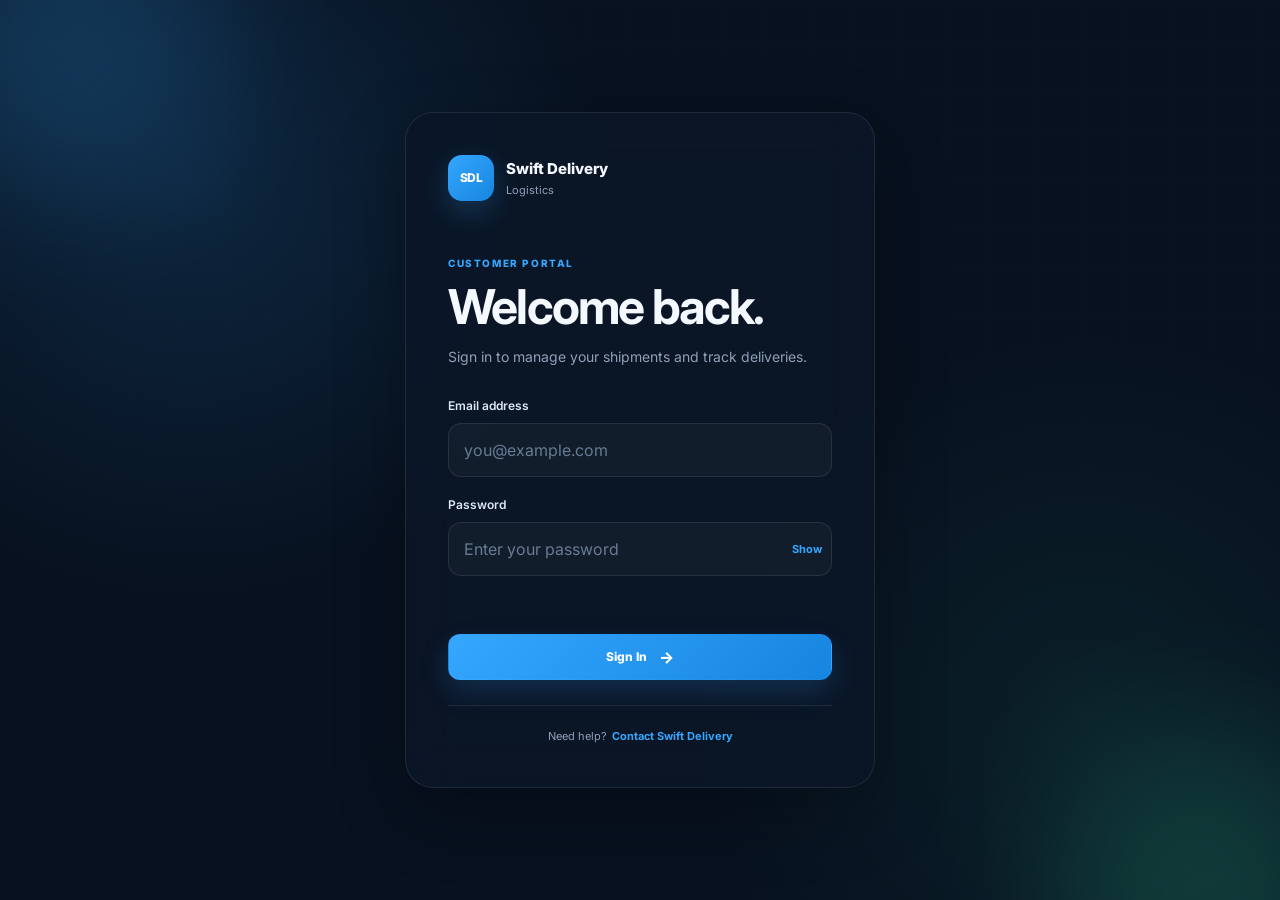
<file: customer.html>
<!DOCTYPE html>
<html lang="en">
<head>
  <meta charset="UTF-8">

  <meta
    name="viewport"
    content="width=device-width, initial-scale=1.0"
  >

  <meta
    name="description"
    content="Swift Delivery Logistics customer dashboard"
  >

  <title>Customer Dashboard | Swift Delivery Logistics</title>

  <link rel="preconnect" href="https://fonts.googleapis.com">
  <link rel="preconnect" href="https://fonts.gstatic.com" crossorigin>

  <link
    href="https://fonts.googleapis.com/css2?family=Inter:wght@400;500;600;700;800&display=swap"
    rel="stylesheet"
  >

  <link rel="stylesheet" href="customer.css">
</head>

<body>

  <!-- ================================
       LOGIN SCREEN
  ================================= -->

  <section id="customerLogin" class="login-screen">

    <div class="login-background">
      <div class="login-orb orb-one"></div>
      <div class="login-orb orb-two"></div>
      <div class="login-grid"></div>
    </div>

    <div class="login-card">

      <div class="login-brand">

        <div class="brand-mark">
          SDL
        </div>

        <div>
          <strong>Swift Delivery</strong>
          <span>Logistics</span>
        </div>

      </div>

      <div class="login-heading">

        <span class="eyebrow">
          CUSTOMER PORTAL
        </span>

        <h1>
          Welcome back.
        </h1>

        <p>
          Sign in to manage your shipments and track deliveries.
        </p>

      </div>

      <form id="customerLoginForm">

        <div class="field">

          <label for="customerEmail">
            Email address
          </label>

          <input
            type="email"
            id="customerEmail"
            name="email"
            placeholder="you@example.com"
            autocomplete="email"
            required
          >

        </div>

        <div class="field">

          <label for="customerPassword">
            Password
          </label>

          <div class="password-field">

            <input
              type="password"
              id="customerPassword"
              name="password"
              placeholder="Enter your password"
              autocomplete="current-password"
              required
            >

            <button
              type="button"
              id="togglePassword"
              class="password-toggle"
              aria-label="Show password"
            >
              Show
            </button>

          </div>

        </div>

        <div
          id="loginMessage"
          class="form-message"
          aria-live="polite"
        ></div>

        <button
          type="submit"
          class="primary-button login-button"
          id="loginButton"
        >
          <span>Sign In</span>
          <span class="button-arrow">→</span>
        </button>

      </form>

      <div class="login-footer">

        <span>Need help?</span>

        <a
          href="index.html#contact"
        >
          Contact Swift Delivery
        </a>

      </div>

    </div>

  </section>


  <!-- ================================
       CUSTOMER APPLICATION
  ================================= -->

  <div id="customerApp" class="customer-app hidden">

    <!-- MOBILE OVERLAY -->
    <div
      id="sidebarOverlay"
      class="sidebar-overlay"
    ></div>


    <!-- ================================
         SIDEBAR
    ================================= -->

    <aside id="customerSidebar" class="customer-sidebar">

      <div class="sidebar-top">

        <div class="dashboard-brand">

          <div class="brand-mark">
            SDL
          </div>

          <div class="brand-copy">
            <strong>Swift Delivery</strong>
            <span>Customer Portal</span>
          </div>

        </div>

        <button
          id="closeSidebar"
          class="mobile-close"
          aria-label="Close menu"
        >
          ×
        </button>

      </div>


      <nav class="dashboard-nav">

        <button
          class="nav-item active"
          data-section="overview"
        >
          <span class="nav-icon">⌂</span>
          <span>Overview</span>
        </button>

        <button
          class="nav-item"
          data-section="shipments"
        >
          <span class="nav-icon">▣</span>
          <span>My Shipments</span>
        </button>

        <button
          class="nav-item"
          data-section="tracking"
        >
          <span class="nav-icon">◎</span>
          <span>Track Shipment</span>
        </button>

        <button
          class="nav-item"
          data-section="quotes"
        >
          <span class="nav-icon">◇</span>
          <span>Quotes</span>
        </button>

        <button
          class="nav-item"
          data-section="account"
        >
          <span class="nav-icon">◉</span>
          <span>My Account</span>
        </button>

      </nav>


      <div class="sidebar-bottom">

        <a
          href="index.html"
          class="website-link"
        >
          <span>←</span>
          <span>Back to website</span>
        </a>

        <button
          id="logoutButton"
          class="logout-button"
        >
          <span>↪</span>
          <span>Sign Out</span>
        </button>

      </div>

    </aside>


    <!-- ================================
         MAIN CONTENT
    ================================= -->

    <main class="dashboard-main">

      <!-- TOP BAR -->

      <header class="dashboard-header">

        <div class="header-left">

          <button
            id="openSidebar"
            class="mobile-menu"
            aria-label="Open menu"
          >
            ☰
          </button>

          <div>

            <span class="header-label">
              CUSTOMER PORTAL
            </span>

            <h2 id="pageTitle">
              Overview
            </h2>

          </div>

        </div>


        <div class="header-right">

          <button
            class="notification-button"
            id="notificationButton"
            aria-label="Notifications"
          >
            <span>♢</span>
            <i></i>
          </button>

          <div class="customer-profile">

            <div
              class="profile-avatar"
              id="profileAvatar"
            >
              Y
            </div>

            <div class="profile-details">

              <strong id="headerCustomerName">
                Customer
              </strong>

              <span>
                Customer
              </span>

            </div>

          </div>

        </div>

      </header>


      <!-- ================================
           OVERVIEW
      ================================= -->

      <section
        id="section-overview"
        class="dashboard-section active-section"
      >

        <div class="welcome-card">

          <div class="welcome-content">

            <span class="eyebrow">
              SWIFT DELIVERY LOGISTICS
            </span>

            <h1>
              Welcome back,
              <span id="welcomeName">
                Customer
              </span>.
            </h1>

            <p>
              Everything you need to manage and track your deliveries
              is right here.
            </p>

          </div>

          <div class="welcome-visual">

            <div class="orbit orbit-a"></div>
            <div class="orbit orbit-b"></div>

            <div class="package-visual">
              <span>SDL</span>
            </div>

          </div>

        </div>


        <!-- STAT CARDS -->

        <div class="stats-grid">

          <article class="stat-card">

            <div class="stat-icon">
              ▣
            </div>

            <div class="stat-info">

              <span>
                Total Shipments
              </span>

              <strong id="totalShipments">
                0
              </strong>

            </div>

          </article>


          <article class="stat-card">

            <div class="stat-icon active-icon">
              ◉
            </div>

            <div class="stat-info">

              <span>
                In Transit
              </span>

              <strong id="activeShipments">
                0
              </strong>

            </div>

          </article>


          <article class="stat-card">

            <div class="stat-icon delivered-icon">
              ✓
            </div>

            <div class="stat-info">

              <span>
                Delivered
              </span>

              <strong id="deliveredShipments">
                0
              </strong>

            </div>

          </article>


          <article class="stat-card">

            <div class="stat-icon quote-icon">
              ◇
            </div>

            <div class="stat-info">

              <span>
                Active Quotes
              </span>

              <strong id="activeQuotes">
                0
              </strong>

            </div>

          </article>

        </div>


        <!-- QUICK TRACK -->

        <div class="content-grid">

          <div class="dashboard-card quick-track-card">

            <div class="card-heading">

              <div>

                <span class="card-kicker">
                  TRACKING
                </span>

                <h3>
                  Track a shipment
                </h3>

              </div>

              <span class="heading-icon">
                ◎
              </span>

            </div>

            <p>
              Enter your tracking number to see the latest shipment
              status and delivery information.
            </p>

            <form
              id="quickTrackForm"
              class="track-form"
            >

              <input
                type="text"
                id="quickTrackingNumber"
                placeholder="e.g. SDL-10001"
                autocomplete="off"
                required
              >

              <button
                type="submit"
                class="primary-button"
              >
                Track
                <span>→</span>
              </button>

            </form>

            <div
              id="quickTrackMessage"
              class="track-message"
            ></div>

          </div>


          <!-- ACCOUNT SUMMARY -->

          <div class="dashboard-card account-summary">

            <div class="card-heading">

              <div>

                <span class="card-kicker">
                  ACCOUNT
                </span>

                <h3>
                  Account details
                </h3>

              </div>

              <button
                class="text-button"
                data-section-link="account"
              >
                Manage
              </button>

            </div>

            <div class="account-row">

              <div class="mini-avatar" id="miniAvatar">
                Y
              </div>

              <div>

                <strong id="summaryName">
                  Customer
                </strong>

                <span id="summaryEmail">
                  —
                </span>

              </div>

            </div>

            <div class="account-status">

              <span class="status-dot"></span>

              <span>
                Account active
              </span>

            </div>

          </div>

        </div>


        <!-- RECENT SHIPMENTS -->

        <div class="dashboard-card">

          <div class="card-heading">

            <div>

              <span class="card-kicker">
                ACTIVITY
              </span>

              <h3>
                Recent shipments
              </h3>

            </div>

            <button
              class="text-button"
              data-section-link="shipments"
            >
              View all
            </button>

          </div>

          <div
            id="recentShipments"
            class="shipment-list"
          >

            <div class="loading-state">
              Loading shipments...
            </div>

          </div>

        </div>

      </section>


      <!-- ================================
           SHIPMENTS
      ================================= -->

      <section
        id="section-shipments"
        class="dashboard-section"
      >

        <div class="section-intro">

          <div>

            <span class="eyebrow">
              DELIVERY MANAGEMENT
            </span>

            <h1>
              My Shipments
            </h1>

            <p>
              View your shipment history and monitor current deliveries.
            </p>

          </div>

          <button
            class="secondary-button"
            data-section-link="tracking"
          >
            Track shipment
            <span>→</span>
          </button>

        </div>


        <div class="dashboard-card">

          <div class="table-toolbar">

            <div class="search-box">

              <span>⌕</span>

              <input
                type="search"
                id="shipmentSearch"
                placeholder="Search tracking number..."
              >

            </div>

            <select id="shipmentStatusFilter">

              <option value="all">
                All statuses
              </option>

              <option value="Processing">
                Processing
              </option>

              <option value="Picked Up">
                Picked Up
              </option>

              <option value="In Transit">
                In Transit
              </option>

              <option value="Out for Delivery">
                Out for Delivery
              </option>

              <option value="Delivered">
                Delivered
              </option>

            </select>

          </div>


          <div
            id="shipmentsTable"
            class="responsive-table"
          >

            <div class="loading-state">
              Loading shipments...
            </div>

          </div>

        </div>

      </section>


      <!-- ================================
           TRACKING
      ================================= -->

      <section
        id="section-tracking"
        class="dashboard-section"
      >

        <div class="section-intro">

          <div>

            <span class="eyebrow">
              LIVE TRACKING
            </span>

            <h1>
              Track Your Shipment
            </h1>

            <p>
              Enter a tracking number to view the shipment journey.
            </p>

          </div>

        </div>


        <div class="tracking-search-card">

          <form id="trackingForm">

            <div class="tracking-input">

              <span>
                ◎
              </span>

              <input
                type="text"
                id="trackingNumber"
                placeholder="Enter tracking number"
                required
              >

            </div>

            <button
              type="submit"
              class="primary-button"
              id="trackingButton"
            >
              Track Shipment
              <span>→</span>
            </button>

          </form>

          <div
            id="trackingMessage"
            class="track-message"
          ></div>

        </div>


        <!-- TRACKING RESULT -->

        <div
          id="trackingResult"
          class="tracking-result hidden"
        >

          <div class="tracking-result-header">

            <div>

              <span class="card-kicker">
                SHIPMENT
              </span>

              <h2 id="trackingResultNumber">
                SDL-00000
              </h2>

            </div>

            <span
              id="trackingResultStatus"
              class="status-badge"
            >
              Processing
            </span>

          </div>


          <div class="tracking-route">

            <div class="route-point">

              <span class="route-icon">
                ●
              </span>

              <div>

                <small>
                  FROM
                </small>

                <strong id="trackingOrigin">
                  —
                </strong>

              </div>

            </div>


            <div class="route-line">

              <span></span>
              <span></span>
              <span></span>

            </div>


            <div class="route-point">

              <span class="route-icon destination">
                ◆
              </span>

              <div>

                <small>
                  TO
                </small>

                <strong id="trackingDestination">
                  —
                </strong>

              </div>

            </div>

          </div>


          <div class="tracking-details-grid">

            <div class="detail-item">

              <span>
                Service
              </span>

              <strong id="trackingService">
                —
              </strong>

            </div>

            <div class="detail-item">

              <span>
                Package
              </span>

              <strong id="trackingPackage">
                —
              </strong>

            </div>

            <div class="detail-item">

              <span>
                Weight
              </span>

              <strong id="trackingWeight">
                —
              </strong>

            </div>

            <div class="detail-item">

              <span>
                Estimated delivery
              </span>

              <strong id="trackingDelivery">
                —
              </strong>

            </div>

          </div>


          <!-- TIMELINE -->

          <div class="tracking-timeline">

            <div class="timeline-heading">

              <span class="card-kicker">
                SHIPMENT JOURNEY
              </span>

              <h3>
                Delivery progress
              </h3>

            </div>


            <div class="timeline">

              <div
                class="timeline-item"
                data-status-step="Processing"
              >

                <div class="timeline-marker">
                  ✓
                </div>

                <div class="timeline-content">

                  <strong>
                    Processing
                  </strong>

                  <span>
                    Shipment information received.
                  </span>

                </div>

              </div>


              <div
                class="timeline-item"
                data-status-step="Picked Up"
              >

                <div class="timeline-marker">
                  ✓
                </div>

                <div class="timeline-content">

                  <strong>
                    Picked Up
                  </strong>

                  <span>
                    Package collected from sender.
                  </span>

                </div>

              </div>


              <div
                class="timeline-item"
                data-status-step="In Transit"
              >

                <div class="timeline-marker">
                  ✓
                </div>

                <div class="timeline-content">

                  <strong>
                    In Transit
                  </strong>

                  <span>
                    Shipment is moving toward its destination.
                  </span>

                </div>

              </div>


              <div
                class="timeline-item"
                data-status-step="Out for Delivery"
              >

                <div class="timeline-marker">
                  ✓
                </div>

                <div class="timeline-content">

                  <strong>
                    Out for Delivery
                  </strong>

                  <span>
                    Shipment is with the delivery team.
                  </span>

                </div>

              </div>


              <div
                class="timeline-item"
                data-status-step="Delivered"
              >

                <div class="timeline-marker">
                  ✓
                </div>

                <div class="timeline-content">

                  <strong>
                    Delivered
                  </strong>

                  <span>
                    Shipment successfully delivered.
                  </span>

                </div>

              </div>

            </div>

          </div>

        </div>

      </section>


      <!-- ================================
           QUOTES
      ================================= -->

      <section
        id="section-quotes"
        class="dashboard-section"
      >

        <div class="section-intro">

          <div>

            <span class="eyebrow">
              QUOTE HISTORY
            </span>

            <h1>
              My Quotes
            </h1>

            <p>
              Review quote requests submitted to Swift Delivery Logistics.
            </p>

          </div>

          <a
            href="index.html#quote"
            class="secondary-button"
          >
            Request a Quote
            <span>→</span>
          </a>

        </div>


        <div class="dashboard-card">

          <div
            id="quotesList"
            class="quote-list"
          >

            <div class="loading-state">
              Loading quotes...
            </div>

          </div>

        </div>

      </section>


      <!-- ================================
           ACCOUNT
      ================================= -->

      <section
        id="section-account"
        class="dashboard-section"
      >

        <div class="section-intro">

          <div>

            <span class="eyebrow">
              ACCOUNT SETTINGS
            </span>

            <h1>
              My Account
            </h1>

            <p>
              Manage your customer account information.
            </p>

          </div>

        </div>


        <div class="account-grid">

          <!-- PROFILE -->

          <div class="dashboard-card">

            <div class="card-heading">

              <div>

                <span class="card-kicker">
                  PROFILE
                </span>

                <h3>
                  Personal information
                </h3>

              </div>

            </div>


            <form id="profileForm">

              <div class="field">

                <label for="accountName">
                  Full name
                </label>

                <input
                  type="text"
                  id="accountName"
                  disabled
                >

              </div>


              <div class="field">

                <label for="accountEmail">
                  Email address
                </label>

                <input
                  type="email"
                  id="accountEmail"
                  disabled
                >

              </div>


              <div class="field">

                <label for="accountPhone">
                  Phone number
                </label>

                <input
                  type="tel"
                  id="accountPhone"
                  placeholder="Not provided"
                  disabled
                >

              </div>


              <div class="field">

                <label for="accountAddress">
                  Address
                </label>

                <textarea
                  id="accountAddress"
                  rows="3"
                  placeholder="Not provided"
                  disabled
                ></textarea>

              </div>

            </form>

          </div>


          <!-- SUPPORT -->

          <div class="dashboard-card support-card">

            <div class="support-icon">
              ?
            </div>

            <span class="card-kicker">
              NEED ASSISTANCE?
            </span>

            <h3>
              We're here to help.
            </h3>

            <p>
              Have a question about your shipment, delivery,
              payment or account?
            </p>

            <a
              href="index.html#contact"
              class="primary-button"
            >
              Contact Support
              <span>→</span>
            </a>

          </div>

        </div>

      </section>


      <!-- ================================
           FOOTER
      ================================= -->

      <footer class="dashboard-footer">

        <span>
          © <span id="currentYear"></span>
          Swift Delivery Logistics.
        </span>

        <span>
          Fast • Reliable • Worldwide
        </span>

      </footer>

    </main>

  </div>


  <!-- ================================
       NOTIFICATION PANEL
  ================================= -->

  <div
    id="notificationPanel"
    class="notification-panel hidden"
  >

    <div class="notification-header">

      <strong>
        Notifications
      </strong>

      <button id="closeNotifications">
        ×
      </button>

    </div>

    <div
      id="notificationsList"
      class="notifications-list"
    >

      <div class="empty-state">
        No new notifications.
      </div>

    </div>

  </div>


  <script src="customer.js"></script>

</body>
</html>
</file>
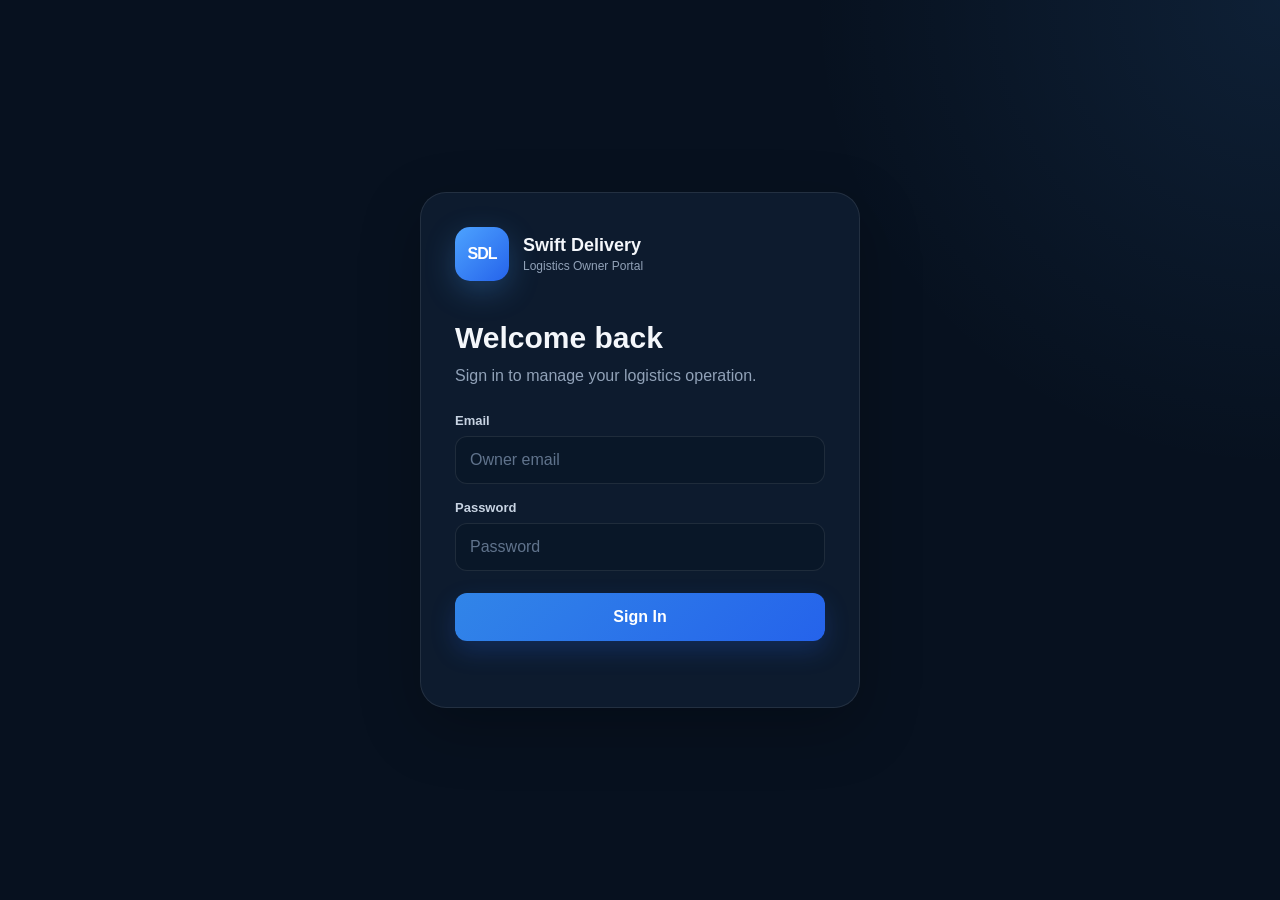
<file: owner.html>
<!DOCTYPE html>
<html lang="en">
<head>
  <meta charset="UTF-8">
  <meta name="viewport" content="width=device-width, initial-scale=1.0">

  <title>Owner Dashboard | Swift Delivery Logistics</title>

  <link rel="stylesheet" href="owner.css">
</head>

<body>

  <!-- LOGIN SCREEN -->
  <section id="loginScreen" class="login-screen">

    <div class="login-card">

      <div class="brand">
        <div class="brand-mark">SDL</div>

        <div>
          <h1>Swift Delivery</h1>
          <p>Logistics Owner Portal</p>
        </div>
      </div>

      <div class="login-heading">
        <h2>Welcome back</h2>
        <p>Sign in to manage your logistics operation.</p>
      </div>

      <form id="loginForm">

        <label for="loginEmail">Email</label>
        <input
          id="loginEmail"
          type="email"
          placeholder="Owner email"
          autocomplete="email"
          required
        >

        <label for="loginPassword">Password</label>
        <input
          id="loginPassword"
          type="password"
          placeholder="Password"
          autocomplete="current-password"
          required
        >

        <button type="submit" class="primary-btn">
          Sign In
        </button>

        <p id="loginMessage" class="form-message"></p>

      </form>

    </div>

  </section>


  <!-- DASHBOARD -->
  <div id="dashboardApp" class="dashboard-app hidden">

    <!-- SIDEBAR -->
    <aside class="sidebar">

      <div class="sidebar-brand">

        <div class="brand-mark">SDL</div>

        <div>
          <strong>Swift Delivery</strong>
          <span>Owner Portal</span>
        </div>

      </div>

      <nav class="sidebar-nav">

        <button class="nav-item active" data-section="overview">
          <span>⌂</span>
          Overview
        </button>

        <button class="nav-item" data-section="shipments">
          <span>📦</span>
          Shipments
        </button>

        <button class="nav-item" data-section="bookings">
          <span>📋</span>
          Bookings
        </button>

        <button class="nav-item" data-section="quotes">
          <span>💰</span>
          Quotes
        </button>

        <button class="nav-item" data-section="messages">
          <span>✉</span>
          Messages
        </button>

        <button class="nav-item" data-section="customers">
          <span>👥</span>
          Customers
        </button>

        <button class="nav-item" data-section="settings">
          <span>⚙</span>
          Settings
        </button>

      </nav>

      <button id="logoutButton" class="logout-button">
        Logout
      </button>

    </aside>


    <!-- MAIN -->
    <main class="main-content">

      <!-- TOP BAR -->
      <header class="topbar">

        <button id="mobileMenuButton" class="mobile-menu">
          ☰
        </button>

        <div>
          <p class="eyebrow">OWNER PORTAL</p>
          <h1 id="pageTitle">Overview</h1>
        </div>

        <div class="owner-profile">
          <div class="owner-avatar">Y</div>

          <div>
            <strong id="ownerName">Yoryor</strong>
            <span>Administrator</span>
          </div>
        </div>

      </header>


      <!-- OVERVIEW -->
      <section id="overviewSection" class="dashboard-section active-section">

        <div class="welcome-card">

          <div>
            <p class="eyebrow">SWIFT DELIVERY LOGISTICS</p>

            <h2>
              Welcome back,
              <span id="welcomeName">Yoryor</span>.
            </h2>

            <p>
              Manage shipments, customers, bookings, quotes and
              messages from one central dashboard.
            </p>
          </div>

          <button class="primary-btn" data-open-section="shipments">
            Manage Shipments
          </button>

        </div>


        <div class="stats-grid">

          <div class="stat-card">
            <span>Total Shipments</span>
            <strong id="totalShipments">0</strong>
          </div>

          <div class="stat-card">
            <span>In Transit</span>
            <strong id="inTransit">0</strong>
          </div>

          <div class="stat-card">
            <span>Out for Delivery</span>
            <strong id="outForDelivery">0</strong>
          </div>

          <div class="stat-card">
            <span>Delivered</span>
            <strong id="delivered">0</strong>
          </div>

        </div>


        <div class="dashboard-grid">

          <div class="panel">

            <div class="panel-heading">
              <div>
                <p class="eyebrow">ACTIVITY</p>
                <h3>Recent Shipments</h3>
              </div>

              <button
                class="text-button"
                data-open-section="shipments"
              >
                View all
              </button>
            </div>

            <div id="recentShipments" class="table-wrapper">
              <div class="empty-state">
                No shipments yet.
              </div>
            </div>

          </div>


          <div class="panel">

            <div class="panel-heading">
              <div>
                <p class="eyebrow">SYSTEM</p>
                <h3>Quick Actions</h3>
              </div>
            </div>

            <div class="quick-actions">

              <button data-open-section="shipments">
                📦 Create Shipment
              </button>

              <button data-open-section="bookings">
                📋 View Bookings
              </button>

              <button data-open-section="quotes">
                💰 Review Quotes
              </button>

              <button data-open-section="messages">
                ✉ Read Messages
              </button>

            </div>

          </div>

        </div>

      </section>


      <!-- SHIPMENTS -->
      <section id="shipmentsSection" class="dashboard-section">

        <div class="section-heading">

          <div>
            <p class="eyebrow">OPERATIONS</p>
            <h2>Shipments</h2>
            <p>Create and manage customer shipments.</p>
          </div>

          <button id="newShipmentButton" class="primary-btn">
            + New Shipment
          </button>

        </div>


        <div class="panel">

          <div class="search-row">

            <input
              id="shipmentSearch"
              type="search"
              placeholder="Search tracking number, customer..."
            >

            <select id="shipmentStatusFilter">
              <option value="">All statuses</option>
              <option value="Processing">Processing</option>
              <option value="In Transit">In Transit</option>
              <option value="Out for Delivery">Out for Delivery</option>
              <option value="Delivered">Delivered</option>
              <option value="Cancelled">Cancelled</option>
            </select>

          </div>

          <div id="shipmentsTable" class="table-wrapper">
            <div class="empty-state">
              Loading shipments...
            </div>
          </div>

        </div>

      </section>


      <!-- BOOKINGS -->
      <section id="bookingsSection" class="dashboard-section">

        <div class="section-heading">
          <div>
            <p class="eyebrow">REQUESTS</p>
            <h2>Bookings</h2>
            <p>Manage shipment booking requests.</p>
          </div>
        </div>

        <div class="panel">

          <div id="bookingsTable" class="table-wrapper">
            <div class="empty-state">
              Loading bookings...
            </div>
          </div>

        </div>

      </section>


      <!-- QUOTES -->
      <section id="quotesSection" class="dashboard-section">

        <div class="section-heading">
          <div>
            <p class="eyebrow">PRICING</p>
            <h2>Quote Requests</h2>
            <p>Review customer quote requests.</p>
          </div>
        </div>

        <div class="panel">

          <div id="quotesTable" class="table-wrapper">
            <div class="empty-state">
              Loading quotes...
            </div>
          </div>

        </div>

      </section>


      <!-- MESSAGES -->
      <section id="messagesSection" class="dashboard-section">

        <div class="section-heading">
          <div>
            <p class="eyebrow">INBOX</p>
            <h2>Messages</h2>
            <p>Messages received from customers.</p>
          </div>
        </div>

        <div class="panel">

          <div id="messagesTable" class="table-wrapper">
            <div class="empty-state">
              Loading messages...
            </div>
          </div>

        </div>

      </section>


      <!-- CUSTOMERS -->
      <section id="customersSection" class="dashboard-section">

        <div class="section-heading">
          <div>
            <p class="eyebrow">CUSTOMER MANAGEMENT</p>
            <h2>Customers</h2>
            <p>View customers stored in your logistics system.</p>
          </div>
        </div>

        <div class="panel">

          <div id="customersTable" class="table-wrapper">
            <div class="empty-state">
              Loading customers...
            </div>
          </div>

        </div>

      </section>


      <!-- SETTINGS -->
      <section id="settingsSection" class="dashboard-section">

        <div class="section-heading">
          <div>
            <p class="eyebrow">ACCOUNT</p>
            <h2>Settings</h2>
            <p>Manage your Owner account.</p>
          </div>
        </div>

        <div class="settings-grid">

          <div class="panel">

            <h3>Owner Profile</h3>

            <form id="profileForm">

              <label>Name</label>

              <input
                id="profileName"
                type="text"
                required
              >

              <label>Email</label>

              <input
                id="profileEmail"
                type="email"
                required
              >

              <button class="primary-btn" type="submit">
                Save Profile
              </button>

              <p id="profileMessage" class="form-message"></p>

            </form>

          </div>


          <div class="panel">

            <h3>Change Password</h3>

            <form id="passwordForm">

              <label>Current Password</label>

              <input
                id="currentPassword"
                type="password"
                required
              >

              <label>New Password</label>

              <input
                id="newPassword"
                type="password"
                minlength="8"
                required
              >

              <label>Confirm New Password</label>

              <input
                id="confirmPassword"
                type="password"
                minlength="8"
                required
              >

              <button class="primary-btn" type="submit">
                Change Password
              </button>

              <p id="passwordMessage" class="form-message"></p>

            </form>

          </div>

        </div>

      </section>

    </main>

  </div>


  <!-- NEW SHIPMENT MODAL -->
  <div id="shipmentModal" class="modal hidden">

    <div class="modal-card">

      <div class="modal-heading">

        <div>
          <p class="eyebrow">NEW RECORD</p>
          <h2>Create Shipment</h2>
        </div>

        <button id="closeShipmentModal" class="close-button">
          ×
        </button>

      </div>


      <form id="shipmentForm" class="shipment-form">

        <div class="form-grid">

          <div>
            <label>Customer Name</label>
            <input id="shipmentCustomerName" required>
          </div>

          <div>
            <label>Customer Email</label>
            <input id="shipmentCustomerEmail" type="email">
          </div>

          <div>
            <label>Customer Phone</label>
            <input id="shipmentCustomerPhone">
          </div>

          <div>
            <label>Sender Name</label>
            <input id="shipmentSenderName">
          </div>

          <div>
            <label>Pickup Address</label>
            <input id="shipmentPickupAddress">
          </div>

          <div>
            <label>Recipient Name</label>
            <input id="shipmentRecipientName">
          </div>

          <div>
            <label>Destination Address</label>
            <input id="shipmentDestinationAddress">
          </div>

          <div>
            <label>Package Type</label>

            <select id="shipmentPackageType">
              <option value="Parcel">Parcel</option>
              <option value="Document">Document</option>
              <option value="Box">Box</option>
              <option value="Cargo">Cargo</option>
              <option value="Other">Other</option>
            </select>

          </div>

          <div>
            <label>Weight (kg)</label>
            <input id="shipmentWeight" type="number" step="0.01">
          </div>

          <div>
            <label>Service Type</label>

            <select id="shipmentServiceType">
              <option value="Same-Day Delivery">Same-Day Delivery</option>
              <option value="Express Courier">Express Courier</option>
              <option value="Door-to-Door Delivery">Door-to-Door Delivery</option>
              <option value="Interstate Shipping">Interstate Shipping</option>
              <option value="International Shipping">International Shipping</option>
            </select>

          </div>

          <div>
            <label>Price</label>
            <input id="shipmentPrice" type="number" step="0.01">
          </div>

          <div>
            <label>Pickup Date</label>
            <input id="shipmentPickupDate" type="date">
          </div>

          <div>
            <label>Estimated Delivery</label>
            <input id="shipmentEstimatedDelivery" type="date">
          </div>

        </div>

        <p id="shipmentMessage" class="form-message"></p>

        <button type="submit" class="primary-btn full-btn">
          Create Shipment
        </button>

      </form>

    </div>

  </div>


  <script src="owner.js"></script>

</body>
</html>
</file>
<file: customer.css>
/* =========================================
   SWIFT DELIVERY LOGISTICS
   CUSTOMER DASHBOARD
========================================= */

:root {
  --bg: #07111f;
  --bg-soft: #0b1728;
  --panel: #0e1c2f;
  --panel-2: #12233a;
  --border: rgba(255,255,255,.09);
  --border-light: rgba(255,255,255,.14);

  --text: #f4f8ff;
  --muted: #8fa1b8;
  --muted-2: #687b94;

  --primary: #35a7ff;
  --primary-2: #1685df;

  --success: #35d39a;
  --warning: #f5b94c;
  --danger: #ff6678;

  --shadow: 0 24px 70px rgba(0,0,0,.28);

  --radius: 20px;
  --radius-sm: 13px;

  --sidebar-width: 260px;
}


/* =========================================
   RESET
========================================= */

* {
  margin: 0;
  padding: 0;
  box-sizing: border-box;
}

html {
  scroll-behavior: smooth;
}

body {
  min-height: 100vh;
  font-family: "Inter", sans-serif;
  background: var(--bg);
  color: var(--text);
  line-height: 1.5;
}

button,
input,
textarea,
select {
  font: inherit;
}

button,
a {
  -webkit-tap-highlight-color: transparent;
}

button {
  cursor: pointer;
}

a {
  color: inherit;
  text-decoration: none;
}

.hidden {
  display: none !important;
}


/* =========================================
   LOGIN
========================================= */

.login-screen {
  min-height: 100vh;
  min-height: 100dvh;
  display: flex;
  align-items: center;
  justify-content: center;
  padding: 30px 18px;
  position: relative;
  overflow: hidden;
  background:
    radial-gradient(circle at 15% 20%, rgba(53,167,255,.14), transparent 32%),
    radial-gradient(circle at 85% 80%, rgba(53,211,154,.08), transparent 30%),
    var(--bg);
}

.login-background {
  position: absolute;
  inset: 0;
  overflow: hidden;
  pointer-events: none;
}

.login-grid {
  position: absolute;
  inset: 0;
  opacity: .22;
  background-image:
    linear-gradient(rgba(255,255,255,.035) 1px, transparent 1px),
    linear-gradient(90deg, rgba(255,255,255,.035) 1px, transparent 1px);
  background-size: 45px 45px;
  mask-image: linear-gradient(to bottom, black, transparent);
}

.login-orb {
  position: absolute;
  width: 320px;
  height: 320px;
  border-radius: 50%;
  filter: blur(70px);
  opacity: .18;
}

.orb-one {
  top: -130px;
  left: -100px;
  background: var(--primary);
}

.orb-two {
  bottom: -160px;
  right: -90px;
  background: var(--success);
}

.login-card {
  width: min(100%, 470px);
  position: relative;
  z-index: 2;
  padding: 42px;
  border: 1px solid var(--border);
  border-radius: 28px;
  background: rgba(11,23,40,.82);
  backdrop-filter: blur(24px);
  box-shadow: var(--shadow);
}

.login-brand,
.dashboard-brand {
  display: flex;
  align-items: center;
  gap: 12px;
}

.brand-mark {
  width: 46px;
  height: 46px;
  border-radius: 14px;
  display: grid;
  place-items: center;
  font-size: 12px;
  font-weight: 800;
  letter-spacing: -.5px;
  color: white;
  background: linear-gradient(135deg, var(--primary), var(--primary-2));
  box-shadow: 0 10px 28px rgba(53,167,255,.22);
}

.login-brand strong,
.dashboard-brand strong {
  display: block;
  font-size: 15px;
  font-weight: 800;
}

.login-brand span,
.dashboard-brand span {
  display: block;
  color: var(--muted);
  font-size: 11px;
  margin-top: 2px;
}

.login-heading {
  margin: 48px 0 28px;
}

.eyebrow,
.header-label,
.card-kicker {
  color: var(--primary);
  font-size: 10px;
  font-weight: 800;
  letter-spacing: .16em;
}

.login-heading h1 {
  font-size: clamp(34px, 8vw, 48px);
  line-height: 1;
  letter-spacing: -1.8px;
  margin: 10px 0 14px;
}

.login-heading p {
  color: var(--muted);
  font-size: 14px;
  line-height: 1.7;
}


/* =========================================
   FORM ELEMENTS
========================================= */

.field {
  margin-bottom: 19px;
}

.field label {
  display: block;
  color: #dce7f5;
  font-size: 12px;
  font-weight: 600;
  margin-bottom: 8px;
}

.field input,
.field textarea,
.search-box input,
.table-toolbar select,
.tracking-input input {
  width: 100%;
  border: 1px solid var(--border);
  outline: none;
  color: var(--text);
  background: rgba(255,255,255,.035);
  border-radius: var(--radius-sm);
  padding: 14px 15px;
  transition: .2s ease;
}

.field input,
.field textarea {
  resize: vertical;
}

.field input::placeholder,
.field textarea::placeholder,
.search-box input::placeholder,
.tracking-input input::placeholder {
  color: var(--muted-2);
}

.field input:focus,
.field textarea:focus,
.search-box input:focus,
.table-toolbar select:focus,
.tracking-input input:focus {
  border-color: rgba(53,167,255,.65);
  box-shadow: 0 0 0 4px rgba(53,167,255,.08);
}

.password-field {
  position: relative;
}

.password-field input {
  padding-right: 70px;
}

.password-toggle {
  position: absolute;
  top: 50%;
  right: 10px;
  transform: translateY(-50%);
  border: 0;
  background: transparent;
  color: var(--primary);
  font-size: 11px;
  font-weight: 700;
}

.form-message,
.track-message {
  min-height: 20px;
  margin: 8px 0 14px;
  font-size: 12px;
  color: var(--muted);
}

.form-message.error,
.track-message.error {
  color: var(--danger);
}

.form-message.success,
.track-message.success {
  color: var(--success);
}


/* =========================================
   BUTTONS
========================================= */

.primary-button,
.secondary-button {
  min-height: 46px;
  display: inline-flex;
  align-items: center;
  justify-content: center;
  gap: 12px;
  padding: 0 18px;
  border-radius: 12px;
  border: 1px solid transparent;
  font-size: 12px;
  font-weight: 800;
  transition: transform .2s ease, box-shadow .2s ease, background .2s ease;
}

.primary-button {
  color: white;
  background: linear-gradient(135deg, var(--primary), var(--primary-2));
  box-shadow: 0 12px 28px rgba(53,167,255,.18);
}

.primary-button:hover {
  transform: translateY(-2px);
  box-shadow: 0 17px 35px rgba(53,167,255,.25);
}

.secondary-button {
  color: #dbeeff;
  border-color: var(--border-light);
  background: rgba(255,255,255,.035);
}

.secondary-button:hover {
  border-color: rgba(53,167,255,.4);
  background: rgba(53,167,255,.08);
}

.login-button {
  width: 100%;
  margin-top: 5px;
}

.button-arrow {
  font-size: 16px;
}

.login-footer {
  margin-top: 25px;
  padding-top: 22px;
  border-top: 1px solid var(--border);
  display: flex;
  justify-content: center;
  gap: 5px;
  flex-wrap: wrap;
  color: var(--muted);
  font-size: 11px;
}

.login-footer a {
  color: var(--primary);
  font-weight: 700;
}


/* =========================================
   APPLICATION
========================================= */

.customer-app {
  min-height: 100vh;
  min-height: 100dvh;
  background:
    radial-gradient(circle at 80% 0%, rgba(53,167,255,.045), transparent 30%),
    var(--bg);
}


/* =========================================
   SIDEBAR
========================================= */

.customer-sidebar {
  width: var(--sidebar-width);
  position: fixed;
  top: 0;
  left: 0;
  bottom: 0;
  z-index: 100;
  display: flex;
  flex-direction: column;
  padding: 24px 16px;
  border-right: 1px solid var(--border);
  background: rgba(7,17,31,.92);
  backdrop-filter: blur(22px);
}

.sidebar-top {
  display: flex;
  align-items: center;
  justify-content: space-between;
  padding: 0 10px 30px;
}

.dashboard-brand {
  gap: 11px;
}

.dashboard-brand .brand-mark {
  width: 40px;
  height: 40px;
  border-radius: 12px;
}

.dashboard-nav {
  display: flex;
  flex-direction: column;
  gap: 5px;
}

.nav-item {
  width: 100%;
  height: 48px;
  border: 0;
  border-radius: 12px;
  display: flex;
  align-items: center;
  gap: 13px;
  padding: 0 13px;
  text-align: left;
  color: var(--muted);
  background: transparent;
  font-size: 12px;
  font-weight: 600;
  transition: .2s ease;
}

.nav-item:hover {
  color: var(--text);
  background: rgba(255,255,255,.04);
}

.nav-item.active {
  color: white;
  background: linear-gradient(
    90deg,
    rgba(53,167,255,.17),
    rgba(53,167,255,.05)
  );
  border: 1px solid rgba(53,167,255,.13);
}

.nav-icon {
  width: 25px;
  text-align: center;
  font-size: 17px;
}

.sidebar-bottom {
  margin-top: auto;
  display: flex;
  flex-direction: column;
  gap: 7px;
}

.website-link,
.logout-button {
  height: 43px;
  display: flex;
  align-items: center;
  gap: 11px;
  padding: 0 13px;
  border-radius: 11px;
  border: 0;
  color: var(--muted);
  background: transparent;
  font-size: 11px;
  font-weight: 600;
}

.website-link:hover,
.logout-button:hover {
  color: white;
  background: rgba(255,255,255,.04);
}

.logout-button {
  color: #ff8b98;
}

.mobile-close,
.mobile-menu {
  display: none;
}


/* =========================================
   MAIN
========================================= */

.dashboard-main {
  min-height: 100vh;
  margin-left: var(--sidebar-width);
  padding: 0 38px;
}

.dashboard-header {
  min-height: 88px;
  display: flex;
  align-items: center;
  justify-content: space-between;
  border-bottom: 1px solid var(--border);
}

.header-left,
.header-right {
  display: flex;
  align-items: center;
}

.header-left {
  gap: 14px;
}

.header-label {
  display: block;
  color: var(--muted-2);
  font-size: 9px;
  margin-bottom: 4px;
}

.header-left h2 {
  font-size: 19px;
  letter-spacing: -.5px;
}

.header-right {
  gap: 20px;
}

.notification-button {
  width: 38px;
  height: 38px;
  position: relative;
  border: 1px solid var(--border);
  border-radius: 11px;
  color: var(--muted);
  background: rgba(255,255,255,.025);
}

.notification-button i {
  width: 6px;
  height: 6px;
  position: absolute;
  top: 7px;
  right: 7px;
  border-radius: 50%;
  background: var(--primary);
  box-shadow: 0 0 10px rgba(53,167,255,.7);
}

.customer-profile {
  display: flex;
  align-items: center;
  gap: 10px;
}

.profile-avatar,
.mini-avatar {
  display: grid;
  place-items: center;
  border-radius: 50%;
  color: white;
  font-weight: 800;
  background: linear-gradient(135deg, var(--primary), var(--primary-2));
}

.profile-avatar {
  width: 38px;
  height: 38px;
  font-size: 12px;
}

.profile-details strong {
  display: block;
  font-size: 11px;
}

.profile-details span {
  display: block;
  color: var(--muted);
  font-size: 9px;
  margin-top: 2px;
}


/* =========================================
   SECTIONS
========================================= */

.dashboard-section {
  display: none;
  padding: 34px 0 50px;
  animation: sectionIn .35s ease both;
}

.dashboard-section.active-section {
  display: block;
}

@keyframes sectionIn {
  from {
    opacity: 0;
    transform: translateY(8px);
  }

  to {
    opacity: 1;
    transform: translateY(0);
  }
}

.section-intro {
  display: flex;
  align-items: flex-end;
  justify-content: space-between;
  gap: 25px;
  margin-bottom: 28px;
}

.section-intro h1 {
  margin-top: 7px;
  font-size: clamp(27px, 4vw, 39px);
  letter-spacing: -1.3px;
}

.section-intro p {
  max-width: 600px;
  margin-top: 9px;
  color: var(--muted);
  font-size: 13px;
}


/* =========================================
   WELCOME CARD
========================================= */

.welcome-card {
  min-height: 235px;
  position: relative;
  overflow: hidden;
  display: flex;
  align-items: center;
  justify-content: space-between;
  padding: 38px;
  margin-bottom: 22px;
  border: 1px solid var(--border);
  border-radius: var(--radius);
  background:
    linear-gradient(
      120deg,
      rgba(53,167,255,.14),
      rgba(53,167,255,.035) 55%,
      rgba(53,211,154,.04)
    );
  box-shadow: var(--shadow);
}

.welcome-content {
  position: relative;
  z-index: 2;
}

.welcome-content h1 {
  margin: 9px 0 10px;
  max-width: 600px;
  font-size: clamp(30px, 5vw, 46px);
  line-height: 1.03;
  letter-spacing: -1.8px;
}

.welcome-content h1 span {
  color: var(--primary);
}

.welcome-content p {
  max-width: 560px;
  color: var(--muted);
  font-size: 13px;
}

.welcome-visual {
  width: 190px;
  height: 190px;
  position: relative;
  margin-right: 25px;
  flex-shrink: 0;
}

.orbit {
  position: absolute;
  inset: 20px;
  border: 1px solid rgba(53,167,255,.22);
  border-radius: 50%;
  transform: rotate(-25deg);
}

.orbit-b {
  inset: 3px 34px;
  transform: rotate(65deg);
  border-color: rgba(53,211,154,.17);
}

.package-visual {
  width: 75px;
  height: 75px;
  position: absolute;
  top: 50%;
  left: 50%;
  display: grid;
  place-items: center;
  transform: translate(-50%, -50%) rotate(-7deg);
  border: 1px solid rgba(255,255,255,.18);
  border-radius: 18px;
  background: linear-gradient(145deg, #153453, #0c1c30);
  box-shadow: 0 25px 50px rgba(0,0,0,.4);
}

.package-visual span {
  font-size: 12px;
  font-weight: 900;
  letter-spacing: .08em;
}


/* =========================================
   STATS
========================================= */

.stats-grid {
  display: grid;
  grid-template-columns: repeat(4, 1fr);
  gap: 14px;
  margin-bottom: 22px;
}

.stat-card {
  min-height: 112px;
  display: flex;
  align-items: center;
  gap: 14px;
  padding: 20px;
  border: 1px solid var(--border);
  border-radius: var(--radius-sm);
  background: rgba(255,255,255,.025);
  transition: .2s ease;
}

.stat-card:hover {
  transform: translateY(-3px);
  border-color: var(--border-light);
}

.stat-icon {
  width: 43px;
  height: 43px;
  display: grid;
  place-items: center;
  flex-shrink: 0;
  border-radius: 13px;
  color: var(--primary);
  background: rgba(53,167,255,.09);
  font-size: 18px;
}

.active-icon {
  color: var(--warning);
  background: rgba(245,185,76,.09);
}

.delivered-icon {
  color: var(--success);
  background: rgba(53,211,154,.09);
}

.quote-icon {
  color: #b99cff;
  background: rgba(185,156,255,.09);
}

.stat-info span {
  display: block;
  color: var(--muted);
  font-size: 10px;
}

.stat-info strong {
  display: block;
  margin-top: 3px;
  font-size: 24px;
  letter-spacing: -.8px;
}


/* =========================================
   CONTENT GRID
========================================= */

.content-grid {
  display: grid;
  grid-template-columns: 1.5fr 1fr;
  gap: 14px;
  margin-bottom: 22px;
}

.dashboard-card {
  margin-bottom: 14px;
  padding: 24px;
  border: 1px solid var(--border);
  border-radius: var(--radius);
  background: rgba(255,255,255,.022);
}

.content-grid .dashboard-card {
  margin-bottom: 0;
}

.card-heading {
  display: flex;
  align-items: flex-start;
  justify-content: space-between;
  gap: 15px;
  margin-bottom: 17px;
}

.card-heading h3 {
  margin-top: 5px;
  font-size: 16px;
  letter-spacing: -.4px;
}

.heading-icon {
  width: 36px;
  height: 36px;
  display: grid;
  place-items: center;
  border-radius: 10px;
  color: var(--primary);
  background: rgba(53,167,255,.08);
}

.dashboard-card > p {
  color: var(--muted);
  font-size: 12px;
  line-height: 1.7;
  margin-bottom: 18px;
}

.text-button {
  border: 0;
  color: var(--primary);
  background: transparent;
  font-size: 10px;
  font-weight: 800;
}


/* =========================================
   QUICK TRACK
========================================= */

.track-form {
  display: flex;
  gap: 9px;
}

.track-form input {
  flex: 1;
  min-width: 0;
  border: 1px solid var(--border);
  border-radius: 11px;
  outline: none;
  padding: 0 14px;
  color: var(--text);
  background: rgba(255,255,255,.035);
}

.track-form input:focus {
  border-color: rgba(53,167,255,.55);
}


/* =========================================
   ACCOUNT SUMMARY
========================================= */

.account-row {
  display: flex;
  align-items: center;
  gap: 13px;
  padding: 14px;
  border-radius: 13px;
  background: rgba(255,255,255,.025);
}

.mini-avatar {
  width: 42px;
  height: 42px;
  font-size: 12px;
}

.account-row strong {
  display: block;
  font-size: 12px;
}

.account-row span {
  display: block;
  margin-top: 3px;
  color: var(--muted);
  font-size: 10px;
  word-break: break-all;
}

.account-status {
  display: flex;
  align-items: center;
  gap: 7px;
  margin-top: 13px;
  color: var(--muted);
  font-size: 10px;
}

.status-dot {
  width: 7px;
  height: 7px;
  border-radius: 50%;
  background: var(--success);
  box-shadow: 0 0 10px rgba(53,211,154,.7);
}


/* =========================================
   SHIPMENT LIST
========================================= */

.shipment-list {
  display: flex;
  flex-direction: column;
}

.shipment-row {
  min-height: 70px;
  display: grid;
  grid-template-columns: 1.3fr 1fr 1fr auto;
  align-items: center;
  gap: 15px;
  padding: 14px 0;
  border-top: 1px solid var(--border);
}

.shipment-row:first-child {
  border-top: 0;
}

.shipment-main strong {
  display: block;
  font-size: 12px;
}

.shipment-main span,
.shipment-location span {
  display: block;
  margin-top: 3px;
  color: var(--muted);
  font-size: 10px;
}

.shipment-location {
  min-width: 0;
}

.shipment-location strong {
  display: block;
  overflow: hidden;
  text-overflow: ellipsis;
  white-space: nowrap;
  font-size: 11px;
}


/* =========================================
   STATUS BADGES
========================================= */

.status-badge {
  display: inline-flex;
  align-items: center;
  justify-content: center;
  width: max-content;
  min-height: 26px;
  padding: 0 9px;
  border-radius: 100px;
  font-size: 9px;
  font-weight: 800;
  white-space: nowrap;
  color: #d9e8f8;
  background: rgba(255,255,255,.07);
}

.status-processing {
  color: #b8dfff;
  background: rgba(53,167,255,.1);
}

.status-picked-up {
  color: #ffe0a1;
  background: rgba(245,185,76,.1);
}

.status-in-transit {
  color: #c5e4ff;
  background: rgba(53,167,255,.12);
}

.status-out-for-delivery {
  color: #ffe5b1;
  background: rgba(245,185,76,.11);
}

.status-delivered {
  color: #b8f5dd;
  background: rgba(53,211,154,.1);
}


/* =========================================
   TABLE
========================================= */

.table-toolbar {
  display: flex;
  justify-content: space-between;
  gap: 12px;
  margin-bottom: 20px;
}

.search-box {
  max-width: 330px;
  flex: 1;
  position: relative;
}

.search-box span {
  position: absolute;
  top: 50%;
  left: 13px;
  transform: translateY(-50%);
  color: var(--muted);
}

.search-box input {
  padding-left: 37px;
}

.table-toolbar select {
  width: 170px;
}

.responsive-table {
  overflow-x: auto;
}

.data-table {
  width: 100%;
  min-width: 650px;
  border-collapse: collapse;
}

.data-table th {
  padding: 11px 10px;
  color: var(--muted-2);
  text-align: left;
  font-size: 9px;
  text-transform: uppercase;
  letter-spacing: .08em;
  border-bottom: 1px solid var(--border);
}

.data-table td {
  padding: 16px 10px;
  color: #cbd8e8;
  font-size: 10px;
  border-bottom: 1px solid var(--border);
}

.data-table tr:last-child td {
  border-bottom: 0;
}

.tracking-cell {
  color: white !important;
  font-weight: 800;
}

.view-button {
  border: 0;
  color: var(--primary);
  background: transparent;
  font-size: 10px;
  font-weight: 800;
}


/* =========================================
   TRACKING SEARCH
========================================= */

.tracking-search-card {
  margin-bottom: 20px;
  padding: 20px;
  border: 1px solid var(--border);
  border-radius: var(--radius);
  background:
    linear-gradient(
      120deg,
      rgba(53,167,255,.08),
      rgba(255,255,255,.02)
    );
}

.tracking-search-card form {
  display: flex;
  gap: 10px;
}

.tracking-input {
  position: relative;
  flex: 1;
}

.tracking-input > span {
  position: absolute;
  top: 50%;
  left: 15px;
  transform: translateY(-50%);
  color: var(--primary);
}

.tracking-input input {
  height: 48px;
  padding-left: 43px;
}


/* =========================================
   TRACKING RESULT
========================================= */

.tracking-result {
  padding: 28px;
  border: 1px solid var(--border);
  border-radius: var(--radius);
  background: rgba(255,255,255,.022);
}

.tracking-result-header {
  display: flex;
  justify-content: space-between;
  align-items: center;
  gap: 20px;
  padding-bottom: 22px;
  border-bottom: 1px solid var(--border);
}

.tracking-result-header h2 {
  margin-top: 5px;
  font-size: 24px;
  letter-spacing: -.8px;
}

.tracking-route {
  display: grid;
  grid-template-columns: 1fr 1.5fr 1fr;
  align-items: center;
  gap: 18px;
  padding: 35px 0;
}

.route-point {
  display: flex;
  align-items: flex-start;
  gap: 12px;
}

.route-icon {
  width: 31px;
  height: 31px;
  display: grid;
  place-items: center;
  flex-shrink: 0;
  border-radius: 50%;
  color: var(--primary);
  background: rgba(53,167,255,.1);
  font-size: 10px;
}

.route-icon.destination {
  color: var(--success);
  background: rgba(53,211,154,.1);
}

.route-point small {
  display: block;
  color: var(--muted-2);
  font-size: 8px;
  font-weight: 800;
  letter-spacing: .1em;
}

.route-point strong {
  display: block;
  margin-top: 4px;
  color: #eaf3ff;
  font-size: 11px;
}

.route-line {
  height: 2px;
  position: relative;
  display: flex;
  justify-content: space-between;
  align-items: center;
  background: linear-gradient(
    90deg,
    rgba(53,167,255,.45),
    rgba(53,211,154,.45)
  );
}

.route-line span {
  width: 7px;
  height: 7px;
  border-radius: 50%;
  background: var(--primary);
}

.route-line span:last-child {
  background: var(--success);
}

.tracking-details-grid {
  display: grid;
  grid-template-columns: repeat(4, 1fr);
  gap: 10px;
  margin-bottom: 35px;
}

.detail-item {
  padding: 15px;
  border: 1px solid var(--border);
  border-radius: 12px;
  background: rgba(255,255,255,.02);
}

.detail-item span {
  display: block;
  color: var(--muted);
  font-size: 9px;
}

.detail-item strong {
  display: block;
  margin-top: 5px;
  color: #e7f0fb;
  font-size: 11px;
}


/* =========================================
   TIMELINE
========================================= */

.timeline-heading {
  margin-bottom: 24px;
}

.timeline-heading h3 {
  margin-top: 5px;
  font-size: 16px;
}

.timeline {
  position: relative;
}

.timeline::before {
  content: "";
  position: absolute;
  top: 16px;
  bottom: 16px;
  left: 14px;
  width: 1px;
  background: var(--border-light);
}

.timeline-item {
  min-height: 65px;
  position: relative;
  display: flex;
  gap: 16px;
  opacity: .38;
}

.timeline-item.completed,
.timeline-item.current {
  opacity: 1;
}

.timeline-marker {
  width: 29px;
  height: 29px;
  position: relative;
  z-index: 2;
  flex-shrink: 0;
  display: grid;
  place-items: center;
  border: 1px solid var(--border-light);
  border-radius: 50%;
  color: var(--muted);
  background: var(--panel);
  font-size: 9px;
  font-weight: 900;
}

.timeline-item.completed .timeline-marker {
  color: white;
  border-color: var(--primary);
  background: var(--primary);
}

.timeline-item.current .timeline-marker {
  color: white;
  border-color: var(--success);
  background: var(--success);
  box-shadow: 0 0 0 5px rgba(53,211,154,.08);
}

.timeline-content {
  padding-bottom: 22px;
}

.timeline-content strong {
  display: block;
  font-size: 11px;
}

.timeline-content span {
  display: block;
  margin-top: 4px;
  color: var(--muted);
  font-size: 10px;
}


/* =========================================
   QUOTES
========================================= */

.quote-list {
  display: flex;
  flex-direction: column;
}

.quote-card {
  padding: 18px 0;
  border-bottom: 1px solid var(--border);
}

.quote-card:first-child {
  padding-top: 0;
}

.quote-card:last-child {
  border-bottom: 0;
  padding-bottom: 0;
}

.quote-top {
  display: flex;
  justify-content: space-between;
  gap: 15px;
}

.quote-name {
  font-weight: 800;
  font-size: 12px;
}

.quote-date {
  color: var(--muted);
  font-size: 9px;
}

.quote-route {
  margin-top: 9px;
  color: #c7d7e9;
  font-size: 10px;
}

.quote-message {
  margin-top: 7px;
  color: var(--muted);
  font-size: 10px;
}


/* =========================================
   ACCOUNT
========================================= */

.account-grid {
  display: grid;
  grid-template-columns: 1.5fr 1fr;
  gap: 14px;
}

.support-card {
  min-height: 300px;
  display: flex;
  flex-direction: column;
  align-items: flex-start;
  justify-content: center;
}

.support-icon {
  width: 48px;
  height: 48px;
  display: grid;
  place-items: center;
  margin-bottom: 18px;
  border-radius: 14px;
  color: var(--primary);
  background: rgba(53,167,255,.09);
  font-size: 18px;
  font-weight: 800;
}

.support-card h3 {
  margin-top: 8px;
  font-size: 22px;
  letter-spacing: -.7px;
}

.support-card p {
  max-width: 360px;
  margin: 10px 0 20px;
  color: var(--muted);
  font-size: 11px;
}


/* =========================================
   EMPTY / LOADING
========================================= */

.loading-state,
.empty-state {
  min-height: 110px;
  display: grid;
  place-items: center;
  color: var(--muted);
  font-size: 11px;
  text-align: center;
}

.error-state {
  padding: 25px;
  color: var(--danger);
  font-size: 11px;
  text-align: center;
}


/* =========================================
   FOOTER
========================================= */

.dashboard-footer {
  display: flex;
  justify-content: space-between;
  gap: 15px;
  padding: 20px 0 28px;
  color: var(--muted-2);
  font-size: 9px;
}


/* =========================================
   NOTIFICATIONS
========================================= */

.notification-panel {
  width: min(360px, calc(100% - 30px));
  position: fixed;
  top: 75px;
  right: 25px;
  z-index: 300;
  overflow: hidden;
  border: 1px solid var(--border-light);
  border-radius: 17px;
  background: rgba(11,23,40,.96);
  backdrop-filter: blur(20px);
  box-shadow: var(--shadow);
}

.notification-header {
  display: flex;
  justify-content: space-between;
  align-items: center;
  padding: 16px 18px;
  border-bottom: 1px solid var(--border);
}

.notification-header strong {
  font-size: 12px;
}

.notification-header button {
  border: 0;
  color: var(--muted);
  background: transparent;
  font-size: 20px;
}

.notifications-list {
  padding: 5px;
}

.notification-item {
  padding: 14px;
  border-radius: 11px;
  color: var(--muted);
  font-size: 10px;
}

.notification-item:hover {
  background: rgba(255,255,255,.035);
}


/* =========================================
   MOBILE OVERLAY
========================================= */

.sidebar-overlay {
  display: none;
}


/* =========================================
   TABLET
========================================= */

@media (max-width: 1050px) {

  .dashboard-main {
    padding: 0 25px;
  }

  .stats-grid {
    grid-template-columns: repeat(2, 1fr);
  }

  .content-grid,
  .account-grid {
    grid-template-columns: 1fr;
  }

  .tracking-details-grid {
    grid-template-columns: repeat(2, 1fr);
  }

}


/* =========================================
   MOBILE
========================================= */

@media (max-width: 760px) {

  :root {
    --sidebar-width: 270px;
  }

  .login-card {
    padding: 30px 22px;
    border-radius: 22px;
  }

  .login-heading {
    margin-top: 38px;
  }

  .customer-sidebar {
    transform: translateX(-105%);
    transition: transform .3s ease;
    box-shadow: 20px 0 60px rgba(0,0,0,.35);
  }

  .customer-sidebar.open {
    transform: translateX(0);
  }

  .mobile-close {
    width: 34px;
    height: 34px;
    display: grid;
    place-items: center;
    border: 1px solid var(--border);
    border-radius: 9px;
    color: var(--muted);
    background: transparent;
    font-size: 20px;
  }

  .sidebar-overlay {
    position: fixed;
    inset: 0;
    z-index: 90;
    background: rgba(0,0,0,.6);
    backdrop-filter: blur(4px);
  }

  .sidebar-overlay.active {
    display: block;
  }

  .dashboard-main {
    margin-left: 0;
    padding: 0 15px;
  }

  .dashboard-header {
    min-height: 72px;
  }

  .mobile-menu {
    width: 38px;
    height: 38px;
    display: grid;
    place-items: center;
    border: 1px solid var(--border);
    border-radius: 10px;
    color: var(--text);
    background: rgba(255,255,255,.025);
    font-size: 18px;
  }

  .header-left h2 {
    font-size: 16px;
  }

  .header-right {
    gap: 8px;
  }

  .notification-button {
    display: none;
  }

  .profile-details {
    display: none;
  }

  .dashboard-section {
    padding-top: 25px;
  }

  .welcome-card {
    min-height: 280px;
    padding: 26px;
  }

  .welcome-visual {
    position: absolute;
    right: -35px;
    bottom: -30px;
    opacity: .7;
    transform: scale(.85);
  }

  .welcome-content {
    max-width: 90%;
  }

  .welcome-content h1 {
    font-size: 32px;
  }

  .stats-grid {
    grid-template-columns: 1fr 1fr;
    gap: 9px;
  }

  .stat-card {
    min-height: 95px;
    padding: 14px;
  }

  .stat-icon {
    width: 36px;
    height: 36px;
    font-size: 15px;
  }

  .stat-info strong {
    font-size: 20px;
  }

  .stat-info span {
    font-size: 9px;
  }

  .dashboard-card {
    padding: 18px;
  }

  .section-intro {
    align-items: flex-start;
    flex-direction: column;
    margin-bottom: 22px;
  }

  .section-intro .secondary-button {
    width: 100%;
  }

  .track-form {
    flex-direction: column;
  }

  .track-form input {
    min-height: 45px;
  }

  .track-form .primary-button {
    width: 100%;
  }

  .shipment-row {
    grid-template-columns: 1fr auto;
    gap: 8px;
  }

  .shipment-location {
    display: none;
  }

  .shipment-row .status-badge {
    grid-column: 2;
    grid-row: 1 / span 2;
  }

  .table-toolbar {
    flex-direction: column;
  }

  .search-box,
  .table-toolbar select {
    width: 100%;
    max-width: none;
  }

  .tracking-search-card form {
    flex-direction: column;
  }

  .tracking-search-card .primary-button {
    width: 100%;
  }

  .tracking-result {
    padding: 18px;
  }

  .tracking-result-header {
    align-items: flex-start;
    flex-direction: column;
  }

  .tracking-route {
    grid-template-columns: 1fr;
    gap: 14px;
  }

  .route-line {
    width: calc(100% - 40px);
    margin-left: 40px;
  }

  .tracking-details-grid {
    grid-template-columns: 1fr 1fr;
  }

  .dashboard-footer {
    flex-direction: column;
  }

}


/* =========================================
   SMALL PHONES
========================================= */

@media (max-width: 430px) {

  .login-screen {
    padding: 15px;
  }

  .login-card {
    padding: 25px 18px;
  }

  .login-heading h1 {
    font-size: 34px;
  }

  .stats-grid {
    grid-template-columns: 1fr;
  }

  .tracking-details-grid {
    grid-template-columns: 1fr;
  }

  .welcome-card {
    min-height: 300px;
  }

  .welcome-content h1 {
    font-size: 29px;
  }

  .customer-profile .profile-avatar {
    width: 34px;
    height: 34px;
  }

}


/* =========================================
   REDUCED MOTION
========================================= */

@media (prefers-reduced-motion: reduce) {

  *,
  *::before,
  *::after {
    scroll-behavior: auto !important;
    animation-duration: .01ms !important;
    animation-iteration-count: 1 !important;
    transition-duration: .01ms !important;
  }

}
</file>
<file: owner.css>
:root {
  --bg: #07111f;
  --bg-soft: #0b1728;
  --panel: #0f1d30;
  --panel-2: #12243a;
  --border: rgba(255, 255, 255, 0.09);
  --text: #f4f7fb;
  --muted: #91a2b8;
  --accent: #4da3ff;
  --accent-2: #77c5ff;
  --success: #32d583;
  --warning: #fdb022;
  --danger: #f97066;
  --shadow: 0 20px 60px rgba(0, 0, 0, 0.25);
  --radius: 18px;
}

* {
  box-sizing: border-box;
  margin: 0;
  padding: 0;
}

html {
  scroll-behavior: smooth;
}

body {
  font-family: Inter, -apple-system, BlinkMacSystemFont, "Segoe UI", sans-serif;
  background:
    radial-gradient(circle at top right, rgba(77, 163, 255, 0.10), transparent 30%),
    var(--bg);
  color: var(--text);
  min-height: 100vh;
}

button,
input,
select {
  font: inherit;
}

button {
  cursor: pointer;
}

.hidden {
  display: none !important;
}

/* LOGIN */

.login-screen {
  min-height: 100vh;
  display: grid;
  place-items: center;
  padding: 24px;
}

.login-card {
  width: min(440px, 100%);
  background: rgba(15, 29, 48, 0.92);
  border: 1px solid var(--border);
  border-radius: 26px;
  padding: 34px;
  box-shadow: var(--shadow);
  backdrop-filter: blur(20px);
}

.brand {
  display: flex;
  align-items: center;
  gap: 14px;
  margin-bottom: 40px;
}

.brand-mark {
  width: 54px;
  height: 54px;
  display: grid;
  place-items: center;
  border-radius: 15px;
  background: linear-gradient(135deg, var(--accent), #2563eb);
  color: white;
  font-weight: 900;
  letter-spacing: -1px;
  box-shadow: 0 10px 30px rgba(77, 163, 255, 0.25);
}

.brand strong,
.brand h1 {
  display: block;
  font-size: 18px;
}

.brand span,
.brand p {
  display: block;
  color: var(--muted);
  font-size: 12px;
  margin-top: 3px;
}

.login-heading {
  margin-bottom: 24px;
}

.login-heading h2 {
  font-size: 30px;
  margin-bottom: 8px;
}

.login-heading p {
  color: var(--muted);
  line-height: 1.6;
}

label {
  display: block;
  color: #c7d3e2;
  font-size: 13px;
  font-weight: 600;
  margin: 16px 0 8px;
}

input,
select {
  width: 100%;
  min-height: 48px;
  padding: 0 14px;
  border-radius: 12px;
  border: 1px solid var(--border);
  background: #091728;
  color: var(--text);
  outline: none;
  transition: 0.2s ease;
}

input::placeholder {
  color: #60738c;
}

input:focus,
select:focus {
  border-color: var(--accent);
  box-shadow: 0 0 0 3px rgba(77, 163, 255, 0.12);
}

.primary-btn {
  border: 0;
  min-height: 48px;
  padding: 0 20px;
  border-radius: 12px;
  color: white;
  font-weight: 700;
  background: linear-gradient(135deg, #3185e8, #2563eb);
  box-shadow: 0 10px 25px rgba(37, 99, 235, 0.22);
  transition: 0.2s ease;
}

.primary-btn:hover {
  transform: translateY(-1px);
}

.login-card .primary-btn {
  width: 100%;
  margin-top: 22px;
}

.form-message {
  min-height: 20px;
  margin-top: 12px;
  color: var(--muted);
  font-size: 13px;
}

/* DASHBOARD */

.dashboard-app {
  min-height: 100vh;
  display: flex;
}

.sidebar {
  position: fixed;
  inset: 0 auto 0 0;
  width: 255px;
  display: flex;
  flex-direction: column;
  background: #081422;
  border-right: 1px solid var(--border);
  padding: 24px 16px;
  z-index: 100;
}

.sidebar-brand {
  display: flex;
  align-items: center;
  gap: 12px;
  padding: 0 8px 28px;
}

.sidebar-brand .brand-mark {
  width: 44px;
  height: 44px;
  border-radius: 12px;
  font-size: 13px;
}

.sidebar-brand strong {
  display: block;
  font-size: 14px;
}

.sidebar-brand span {
  display: block;
  color: var(--muted);
  font-size: 11px;
  margin-top: 3px;
}

.sidebar-nav {
  display: flex;
  flex-direction: column;
  gap: 5px;
}

.nav-item {
  width: 100%;
  display: flex;
  align-items: center;
  gap: 12px;
  border: 1px solid transparent;
  background: transparent;
  color: #91a2b8;
  padding: 12px 13px;
  border-radius: 12px;
  text-align: left;
  transition: 0.2s ease;
}

.nav-item span {
  width: 22px;
  text-align: center;
}

.nav-item:hover,
.nav-item.active {
  color: white;
  background: rgba(77, 163, 255, 0.10);
  border-color: rgba(77, 163, 255, 0.12);
}

.logout-button {
  margin-top: auto;
  border: 1px solid var(--border);
  background: transparent;
  color: #f0a6a0;
  padding: 12px;
  border-radius: 12px;
}

.main-content {
  width: calc(100% - 255px);
  margin-left: 255px;
  min-height: 100vh;
  padding: 30px;
}

.topbar {
  min-height: 72px;
  display: flex;
  align-items: center;
  justify-content: space-between;
  margin-bottom: 30px;
}

.eyebrow {
  color: var(--accent-2);
  font-size: 10px;
  font-weight: 800;
  letter-spacing: 1.5px;
  margin-bottom: 6px;
}

.topbar h1 {
  font-size: 28px;
}

.owner-profile {
  display: flex;
  align-items: center;
  gap: 10px;
}

.owner-profile strong {
  display: block;
  font-size: 13px;
}

.owner-profile span {
  display: block;
  color: var(--muted);
  font-size: 11px;
  margin-top: 3px;
}

.owner-avatar {
  width: 42px;
  height: 42px;
  display: grid;
  place-items: center;
  border-radius: 50%;
  background: rgba(77, 163, 255, 0.14);
  border: 1px solid rgba(77, 163, 255, 0.22);
  color: var(--accent-2);
  font-weight: 800;
}

.mobile-menu {
  display: none;
  border: 1px solid var(--border);
  background: var(--panel);
  color: white;
  width: 44px;
  height: 44px;
  border-radius: 11px;
}

/* SECTIONS */

.dashboard-section {
  display: none;
}

.dashboard-section.active-section {
  display: block;
}

.welcome-card {
  display: flex;
  align-items: center;
  justify-content: space-between;
  gap: 30px;
  padding: 30px;
  border: 1px solid var(--border);
  border-radius: var(--radius);
  background:
    radial-gradient(circle at right top, rgba(77, 163, 255, 0.14), transparent 40%),
    var(--panel);
  margin-bottom: 24px;
}

.welcome-card h2 {
  font-size: clamp(24px, 4vw, 36px);
  margin-bottom: 10px;
}

.welcome-card p:not(.eyebrow) {
  max-width: 650px;
  color: var(--muted);
  line-height: 1.7;
}

.stats-grid {
  display: grid;
  grid-template-columns: repeat(4, 1fr);
  gap: 16px;
  margin-bottom: 24px;
}

.stat-card {
  padding: 22px;
  background: var(--panel);
  border: 1px solid var(--border);
  border-radius: var(--radius);
}

.stat-card span {
  color: var(--muted);
  font-size: 12px;
}

.stat-card strong {
  display: block;
  font-size: 32px;
  margin-top: 10px;
}

.dashboard-grid {
  display: grid;
  grid-template-columns: 1.7fr 1fr;
  gap: 20px;
}

.panel {
  background: var(--panel);
  border: 1px solid var(--border);
  border-radius: var(--radius);
  padding: 22px;
  box-shadow: 0 12px 35px rgba(0, 0, 0, 0.12);
}

.panel-heading {
  display: flex;
  align-items: center;
  justify-content: space-between;
  gap: 15px;
  margin-bottom: 20px;
}

.panel-heading h3 {
  font-size: 18px;
}

.text-button {
  border: 0;
  background: transparent;
  color: var(--accent-2);
}

/* QUICK ACTIONS */

.quick-actions {
  display: grid;
  gap: 10px;
}

.quick-actions button {
  text-align: left;
  padding: 15px;
  border: 1px solid var(--border);
  border-radius: 12px;
  background: #0a1829;
  color: #d8e3ef;
  transition: 0.2s ease;
}

.quick-actions button:hover {
  border-color: rgba(77, 163, 255, 0.3);
  transform: translateX(2px);
}

/* SECTION HEADINGS */

.section-heading {
  display: flex;
  justify-content: space-between;
  align-items: center;
  gap: 20px;
  margin-bottom: 22px;
}

.section-heading h2 {
  font-size: 30px;
  margin-bottom: 6px;
}

.section-heading p:not(.eyebrow) {
  color: var(--muted);
}

/* TABLES */

.table-wrapper {
  width: 100%;
  overflow-x: auto;
}

table {
  width: 100%;
  border-collapse: collapse;
  min-width: 680px;
}

th {
  text-align: left;
  color: #8295ac;
  font-size: 11px;
  font-weight: 700;
  text-transform: uppercase;
  letter-spacing: 0.7px;
  padding: 13px 12px;
  border-bottom: 1px solid var(--border);
}

td {
  padding: 15px 12px;
  border-bottom: 1px solid rgba(255, 255, 255, 0.055);
  color: #c8d4e2;
  font-size: 13px;
}

td strong {
  color: white;
}

.status {
  display: inline-flex;
  align-items: center;
  padding: 6px 9px;
  border-radius: 999px;
  font-size: 10px;
  font-weight: 800;
  white-space: nowrap;
}

.status.processing,
.status.pending,
.status.new {
  background: rgba(253, 176, 34, 0.12);
  color: #fdb022;
}

.status.transit,
.status.unread {
  background: rgba(77, 163, 255, 0.12);
  color: #77c5ff;
}

.status.delivered {
  background: rgba(50, 213, 131, 0.12);
  color: #32d583;
}

.status.cancelled {
  background: rgba(249, 112, 102, 0.12);
  color: #f97066;
}

.table-action {
  border: 1px solid var(--border);
  background: transparent;
  color: #b9d9ff;
  padding: 7px 10px;
  border-radius: 8px;
  font-size: 11px;
}

/* SEARCH */

.search-row {
  display: grid;
  grid-template-columns: 1fr 220px;
  gap: 12px;
  margin-bottom: 20px;
}

/* SETTINGS */

.settings-grid {
  display: grid;
  grid-template-columns: 1fr 1fr;
  gap: 20px;
}

.panel h3 {
  margin-bottom: 18px;
}

.full-btn {
  width: 100%;
  margin-top: 10px;
}

/* MODAL */

.modal {
  position: fixed;
  inset: 0;
  z-index: 500;
  display: grid;
  place-items: center;
  padding: 20px;
  background: rgba(1, 7, 15, 0.78);
  backdrop-filter: blur(8px);
}

.modal-card {
  width: min(850px, 100%);
  max-height: 90vh;
  overflow-y: auto;
  background: #0d1b2d;
  border: 1px solid var(--border);
  border-radius: 22px;
  padding: 26px;
  box-shadow: var(--shadow);
}

.modal-heading {
  display: flex;
  align-items: flex-start;
  justify-content: space-between;
  margin-bottom: 22px;
}

.modal-heading h2 {
  font-size: 26px;
}

.close-button {
  width: 38px;
  height: 38px;
  border-radius: 10px;
  border: 1px solid var(--border);
  background: transparent;
  color: white;
  font-size: 25px;
}

.form-grid {
  display: grid;
  grid-template-columns: repeat(2, 1fr);
  gap: 0 15px;
}

/* EMPTY */

.empty-state {
  min-height: 120px;
  display: grid;
  place-items: center;
  color: var(--muted);
  font-size: 13px;
  text-align: center;
}

/* MOBILE */

@media (max-width: 1000px) {

  .sidebar {
    width: 220px;
  }

  .main-content {
    width: calc(100% - 220px);
    margin-left: 220px;
    padding: 22px;
  }

  .stats-grid {
    grid-template-columns: repeat(2, 1fr);
  }

  .dashboard-grid {
    grid-template-columns: 1fr;
  }

}

@media (max-width: 760px) {

  .sidebar {
    transform: translateX(-100%);
    transition: transform 0.25s ease;
    width: 255px;
  }

  .sidebar.open {
    transform: translateX(0);
  }

  .main-content {
    width: 100%;
    margin-left: 0;
    padding: 16px;
  }

  .topbar {
    gap: 12px;
    margin-bottom: 22px;
  }

  .mobile-menu {
    display: block;
  }

  .owner-profile > div:last-child {
    display: none;
  }

  .welcome-card {
    flex-direction: column;
    align-items: flex-start;
  }

  .section-heading {
    align-items: flex-start;
    flex-direction: column;
  }

  .section-heading .primary-btn {
    width: 100%;
  }

  .settings-grid {
    grid-template-columns: 1fr;
  }

  .search-row {
    grid-template-columns: 1fr;
  }

  .form-grid {
    grid-template-columns: 1fr;
  }

}

@media (max-width: 480px) {

  .login-card {
    padding: 24px 20px;
  }

  .stats-grid {
    grid-template-columns: 1fr;
  }

  .stat-card strong {
    font-size: 27px;
  }

  .panel {
    padding: 16px;
  }

  .welcome-card {
    padding: 22px;
  }

  .topbar h1 {
    font-size: 23px;
  }

}
</file>
